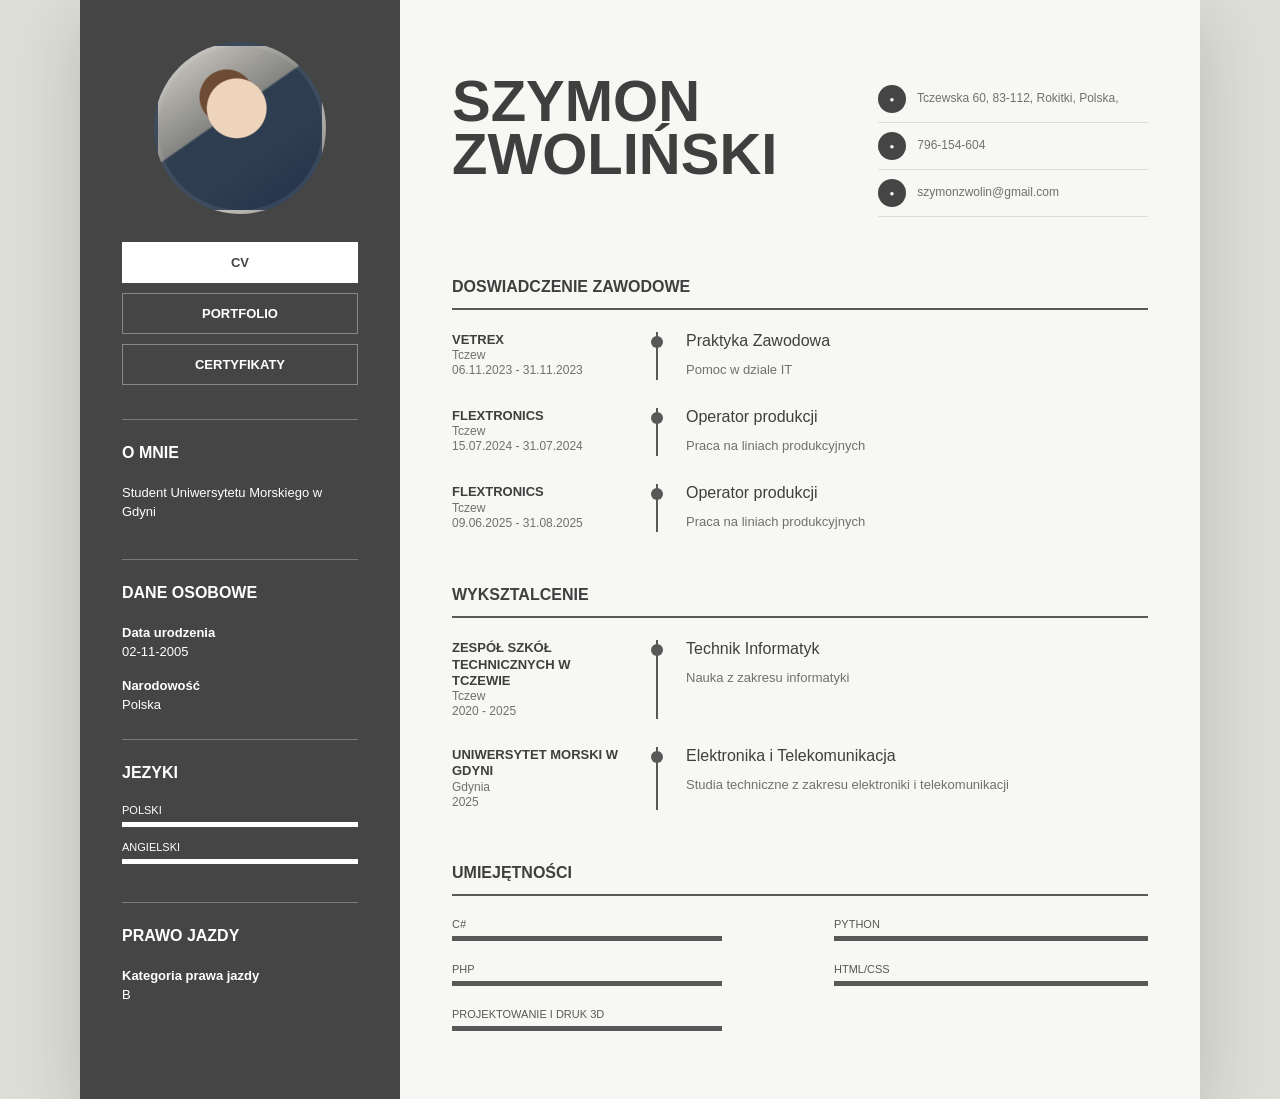
<file: index.html>
<!doctype html>
<html lang="pl">
<head>
  <meta charset="utf-8">
  <meta name="viewport" content="width=device-width, initial-scale=1">
  <title>Szymon Zwoliński - CV</title>
  <link rel="stylesheet" href="style.css">
</head>
<body>
  <main class="page-shell">
    <aside class="sidebar">
      <div class="avatar" aria-label="Miejsce na zdjecie profilowe"></div>

      <nav class="side-nav" aria-label="Nawigacja">
        <a class="nav-button active" href="index.html">CV</a>
        <a class="nav-button" href="portfolio.html">Portfolio</a>
        <a class="nav-button" href="certyfikaty.html">Certyfikaty</a>
      </nav>

      <section class="side-section">
        <h2>O mnie</h2>
        <p>Student Uniwersytetu Morskiego w Gdyni</p>
      </section>

      <section class="side-section">
        <h2>Dane osobowe</h2>
        <dl>
          <dt>Data urodzenia</dt>
          <dd>02-11-2005</dd>
          <dt>Narodowość</dt>
          <dd>Polska</dd>
        </dl>
      </section>

      <section class="side-section">
        <h2>Jezyki</h2>
        <div class="skill-line"><span>Polski</span><i style="width: 100%"></i></div>
        <div class="skill-line"><span>Angielski</span><i style="width: 100%"></i></div>
      </section>

      <section class="side-section">
        <h2>Prawo jazdy</h2>
        <p><strong>Kategoria prawa jazdy</strong><br>B</p>
      </section>
    </aside>

    <section class="content">
      <header class="hero">
        <h1>
          Szymon<br>Zwoliński</h1>
        <ul class="contact">
          <li><span>●</span> Tczewska 60, 83-112, Rokitki, Polska, </li>
          <li><span>●</span> 796-154-604</li>
          <li><span>●</span> szymonzwolin@gmail.com</li>
        </ul>
      </header>

      <section class="main-section">
        <h2>Doswiadczenie zawodowe</h2>
        <div class="timeline">
          <article class="timeline-item">
            <div class="timeline-date">
              <strong>Vetrex</strong>
              <span>Tczew</span>
              <span>06.11.2023 - 31.11.2023</span>
            </div>
            <div class="timeline-copy">
              <h3>Praktyka Zawodowa</h3>
              <p>Pomoc w dziale IT</p>
            </div>
          </article>
          <article class="timeline-item">
            <div class="timeline-date">
              <strong>Flextronics</strong>
              <span>Tczew</span>
              <span>15.07.2024 - 31.07.2024</span>
            </div>
            <div class="timeline-copy">
              <h3>Operator produkcji</h3>
              <p>Praca na liniach produkcyjnych</p>
            </div>
          </article>
          <article class="timeline-item">
            <div class="timeline-date">
              <strong>Flextronics</strong>
              <span>Tczew</span>
              <span>09.06.2025 - 31.08.2025</span>
            </div>
            <div class="timeline-copy">
              <h3>Operator produkcji</h3>
              <p>Praca na liniach produkcyjnych</p>
            </div>
          </article>
        </div>
      </section>

      <section class="main-section">
        <h2>Wyksztalcenie</h2>
        <div class="timeline">
          <article class="timeline-item">
            <div class="timeline-date">
              <strong>Zespół Szkół Technicznych w Tczewie</strong>
              <span>Tczew</span>
              <span>2020 - 2025</span>
            </div>
            <div class="timeline-copy">
              <h3>Technik Informatyk</h3>
              <p>Nauka z zakresu informatyki</p>
            </div>
          </article>
          <article class="timeline-item">
            <div class="timeline-date">
              <strong>Uniwersytet Morski w Gdyni</strong>
              <span>Gdynia</span>
              <span>2025</span>
            </div>
            <div class="timeline-copy">
              <h3>Elektronika i Telekomunikacja</h3>
              <p>Studia techniczne z zakresu elektroniki i telekomunikacji</p>
            </div>
          </article>
        </div>
      </section>

      <section class="main-section">
        <h2>Umiejętności</h2>
        <div class="skills-grid">
          <div class="skill-line dark"><span>C#</span><i style="width: 86%"></i></div>
          <div class="skill-line dark"><span>Python</span><i style="width: 100%"></i></div>
          <div class="skill-line dark"><span>PHP</span><i style="width: 86%"></i></div>
          <div class="skill-line dark"><span>HTML/CSS</span><i style="width: 100%"></i></div>
          <div class="skill-line dark"><span>Projektowanie i druk 3D</span><i style="width: 86%"></i></div>
        </div>
      </section>
    </section>
  </main>
</body>
</html>
</file>
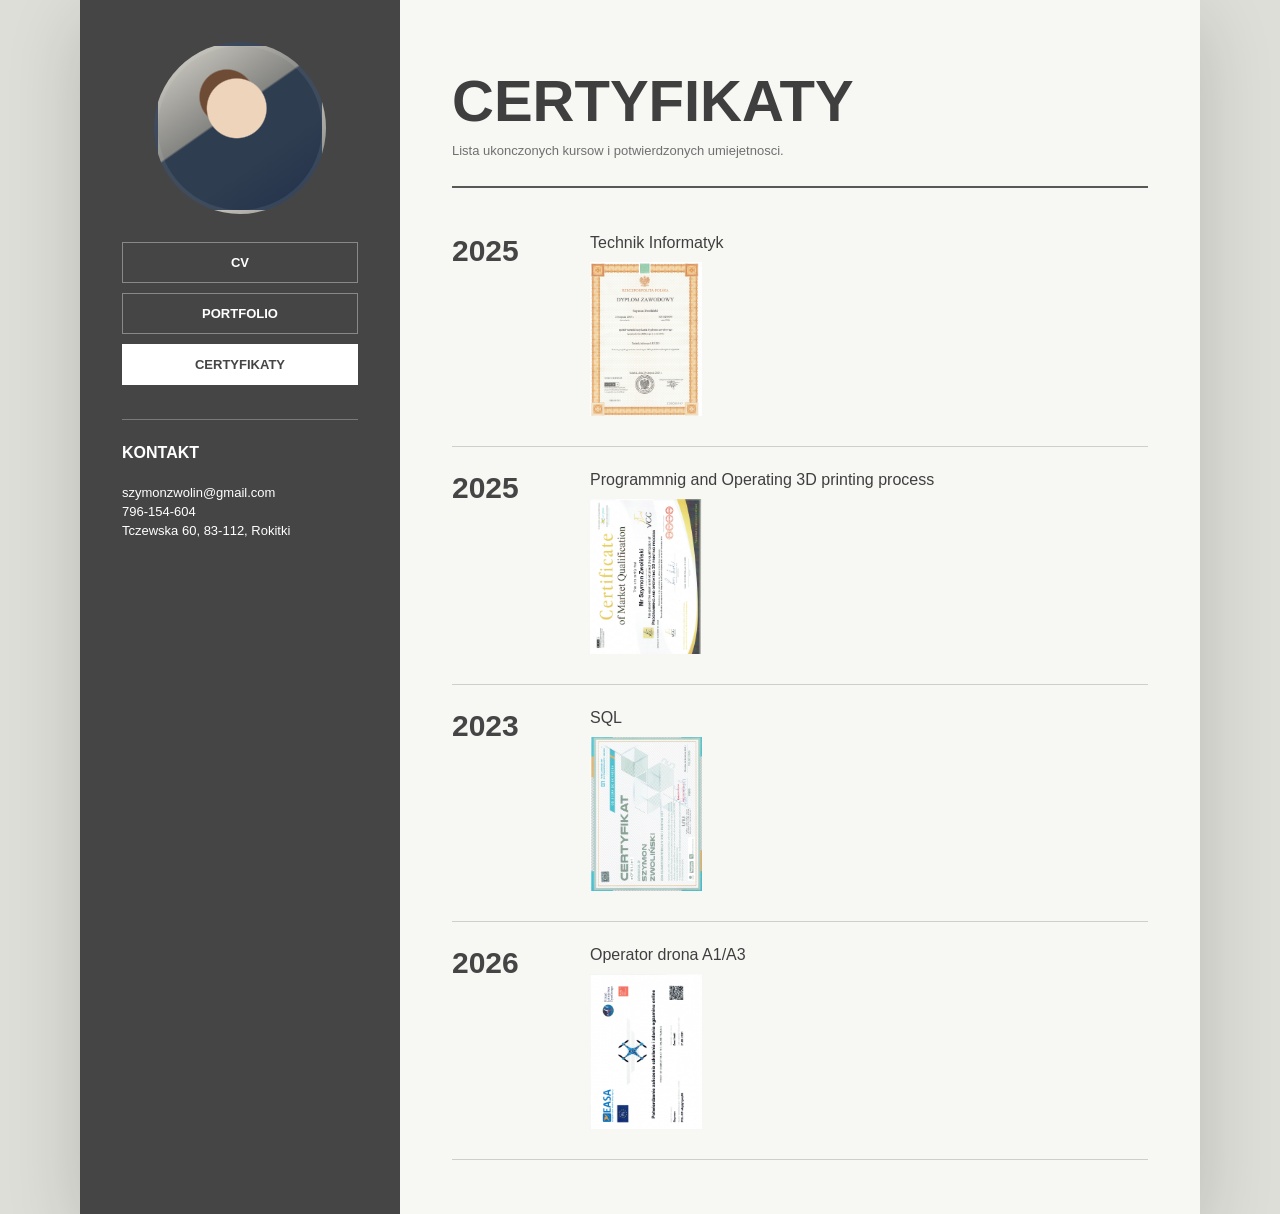
<file: certyfikaty.html>
<!doctype html>
<html lang="pl">
<head>
  <meta charset="utf-8">
  <meta name="viewport" content="width=device-width, initial-scale=1">
  <title>Certyfikaty - Szymon Zwolinski</title>
  <link rel="stylesheet" href="style.css">
</head>
<body>
  <main class="page-shell compact-page">
    <aside class="sidebar">
      <div class="avatar" aria-label="Miejsce na zdjecie profilowe"></div>
      <nav class="side-nav" aria-label="Nawigacja">
        <a class="nav-button" href="index.html">CV</a>
        <a class="nav-button" href="portfolio.html">Portfolio</a>
        <a class="nav-button active" href="certyfikaty.html">Certyfikaty</a>
      </nav>
      <section class="side-section">
        <h2>Kontakt</h2>
        <p>szymonzwolin@gmail.com<br>796-154-604<br>Tczewska 60, 83-112, Rokitki</p>
      </section>
    </aside>

    <section class="content">
      <header class="subpage-header">
        <h1>Certyfikaty</h1>
        <p>Lista ukonczonych kursow i potwierdzonych umiejetnosci.</p>
      </header>

      <section class="certificate-list">
        <article>
          <time>2025</time>
          <div>
            <h2>Technik Informatyk</h2>
            <p><a href="inf.jpeg" target="_blank"><img src="inf.jpeg" alt="Certyfikat Technik Informatyk" height="20%" width="20%"></a></p>
          </div>
        </article>
        <article>
          <time>2025</time>
          <div>
            <h2>Programmnig and Operating 3D printing process</h2>
            <p><a href="3D.jpeg" target="_blank"><img src="3D.jpeg" alt="Certyfikat Programming and Operating 3D Printing Process" height="20%" width="20%"></a></p>
          </div>
        </article>
        <article>
          <time>2023</time>
          <div>
            <h2>SQL </h2>
            <p><a href="sql.jpeg" target="_blank"><img src="sql.jpeg" alt="Certyfikat SQL" height="20%" width="20%"></a></p>
          </div>
        </article>
        <article>
          <time>2026</time>
          <div>
            <h2>Operator drona A1/A3 </h2>
            <p><a href="dron.jpeg" target="_blank"><img src="dron.jpeg" alt="Certyfikat Operator drona A1/A3" height="20%" width="20%"></a></p>
          </div>
        </article>
      </section>
    </section>
  </main>
</body>
</html>
</file>
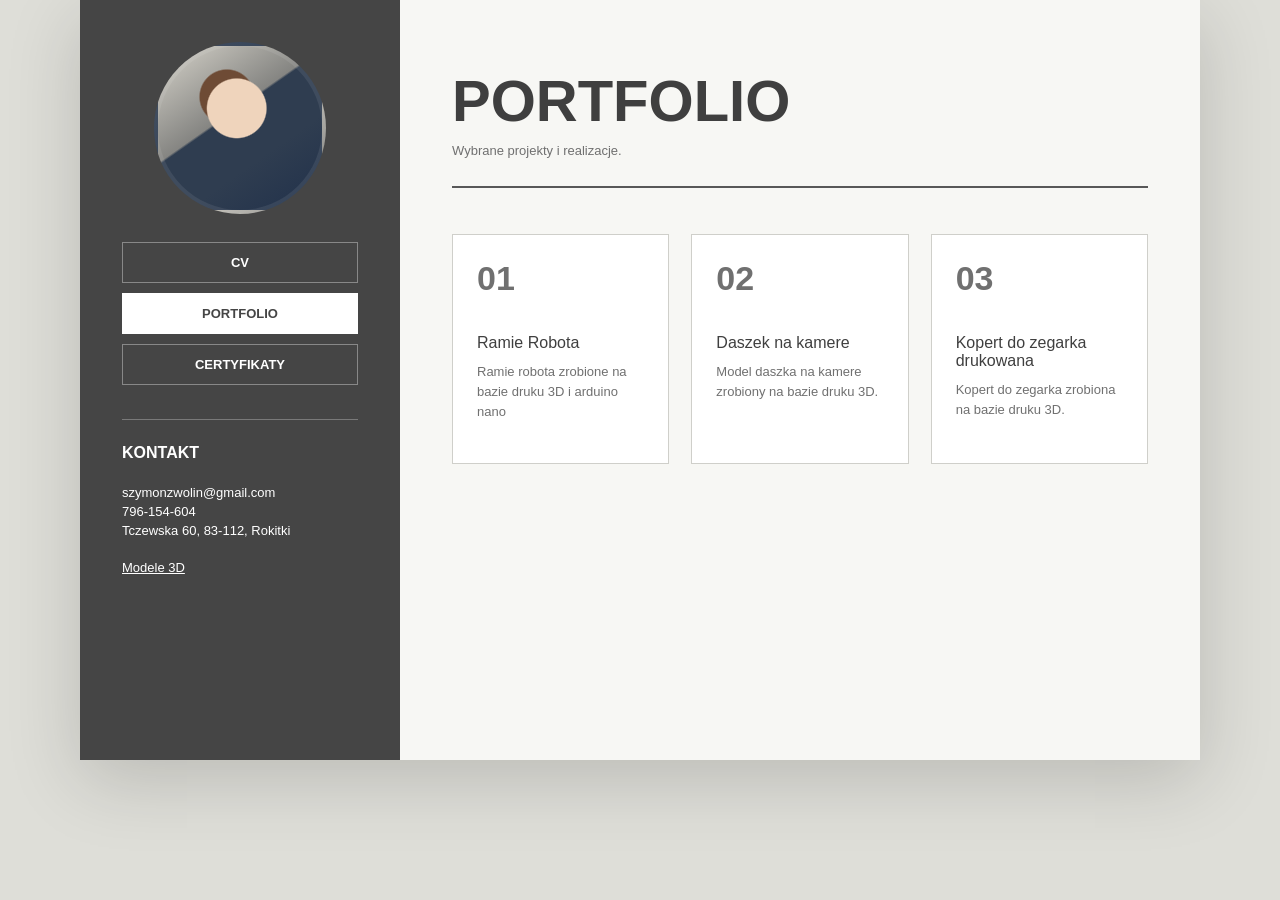
<file: portfolio.html>
<!doctype html>
<html lang="pl">
<head>
  <meta charset="utf-8">
  <meta name="viewport" content="width=device-width, initial-scale=1">
  <title>Portfolio - Szymon Zwolinski</title>
  <link rel="stylesheet" href="style.css">
</head>
<body>
  <main class="page-shell compact-page">
    <aside class="sidebar">
      <div class="avatar" aria-label="Miejsce na zdjecie profilowe"></div>
      <nav class="side-nav" aria-label="Nawigacja">
        <a class="nav-button" href="index.html">CV</a>
        <a class="nav-button active" href="portfolio.html">Portfolio</a>
        <a class="nav-button" href="certyfikaty.html">Certyfikaty</a>
      </nav>
      <section class="side-section">
        <h2>Kontakt</h2>
        <p>szymonzwolin@gmail.com<br>796-154-604<br>Tczewska 60, 83-112, Rokitki<br><br><a href="https://www.printables.com/@SzymonZwolin_2869962/models" target="_blank" style="color: white;">Modele 3D</a></p>
      </section>
    </aside>

    <section class="content">
      <header class="subpage-header">
        <h1>Portfolio</h1>
        <p>Wybrane projekty i realizacje.</p>
      </header>

      <section class="project-grid">
        <article class="project-card">
          <span>01</span>
          <h2>Ramie Robota</h2>
          <p>Ramie robota zrobione na bazie druku 3D i arduino nano </p>
        </article>
        <article class="project-card">
          <span>02</span>
          <h2>Daszek na kamere</h2>
          <p>Model daszka na kamere zrobiony na bazie druku 3D.</p>
        </article>
        <article class="project-card">
          <span>03</span>
          <h2>Kopert do zegarka drukowana</h2>
          <p>Kopert do zegarka zrobiona na bazie druku 3D.</p>
        </article>
      </section>
    </section>
  </main>
</body>
</html>
</file>
<file: style.css>
:root {
  --ink: #3f3f3f;
  --muted: #707070;
  --paper: #f7f7f4;
  --panel: #454545;
  --line: #585858;
  --white: #ffffff;
}

* {
  box-sizing: border-box;
}

body {
  margin: 0;
  min-height: 100vh;
  background: #deded8;
  color: var(--ink);
  font-family: Arial, Helvetica, sans-serif;
  letter-spacing: 0;
}

.page-shell {
  width: min(1120px, 100%);
  min-height: 100vh;
  margin: 0 auto;
  display: grid;
  grid-template-columns: 320px 1fr;
  background: var(--paper);
  box-shadow: 0 20px 70px rgba(0, 0, 0, 0.16);
}

.sidebar {
  background: var(--panel);
  color: var(--white);
  padding: 42px 42px 48px;
}

.avatar {
  width: 172px;
  aspect-ratio: 1;
  margin: 0 auto 28px;
  border-radius: 50%;
  background:
    radial-gradient(circle at 48% 38%, #efd4bc 0 22%, transparent 23%),
    radial-gradient(circle at 42% 31%, #6e4b35 0 18%, transparent 19%),
    linear-gradient(145deg, #d7d4cb, #858582 42%, #2f3d50 43% 66%, #21314b);
  border: 4px solid rgba(255, 255, 255, 0.08);
}

.side-nav {
  display: grid;
  gap: 10px;
  margin-bottom: 34px;
}

.nav-button {
  display: block;
  padding: 12px 14px;
  border: 1px solid rgba(255, 255, 255, 0.36);
  color: var(--white);
  text-decoration: none;
  text-transform: uppercase;
  font-weight: 700;
  font-size: 13px;
  text-align: center;
  transition: background 160ms ease, color 160ms ease;
}

.nav-button:hover,
.nav-button.active {
  background: var(--white);
  color: var(--panel);
}

.side-section {
  padding: 24px 0;
  border-top: 1px solid rgba(255, 255, 255, 0.28);
}

.side-section h2,
.main-section h2 {
  margin: 0 0 22px;
  text-transform: uppercase;
  font-size: 16px;
  font-weight: 800;
  letter-spacing: 0;
}

.side-section p,
.side-section dd,
.side-section dt {
  font-size: 13px;
  line-height: 1.45;
}

dl {
  margin: 0;
}

dt {
  margin-top: 16px;
  font-weight: 700;
}

dd {
  margin: 0;
}

.skill-line {
  display: grid;
  gap: 6px;
  margin-bottom: 14px;
  text-transform: uppercase;
  font-size: 11px;
}

.skill-line i {
  display: block;
  height: 5px;
  background: currentColor;
}

.skill-line.dark {
  color: var(--line);
}

.content {
  padding: 74px 52px 54px;
}

.hero {
  min-height: 150px;
  display: flex;
  align-items: flex-start;
  justify-content: space-between;
  gap: 32px;
  margin-bottom: 28px;
}

h1 {
  margin: 0;
  color: #3f3f3f;
  text-transform: uppercase;
  font-size: clamp(42px, 6vw, 58px);
  line-height: 0.92;
  font-weight: 900;
}

.contact {
  min-width: 270px;
  margin: 2px 0 0;
  padding: 0;
  list-style: none;
  font-size: 12px;
  color: var(--muted);
}

.contact li {
  padding: 9px 0;
  border-bottom: 1px solid #deded8;
}

.contact span {
  display: inline-grid;
  width: 28px;
  height: 28px;
  margin-right: 8px;
  place-items: center;
  border-radius: 50%;
  background: var(--panel);
  color: var(--white);
  font-size: 8px;
}

.main-section {
  margin-top: 54px;
}

.main-section > h2 {
  padding-bottom: 12px;
  border-bottom: 2px solid var(--line);
}

.timeline {
  display: grid;
  gap: 28px;
}

.timeline-item {
  display: grid;
  grid-template-columns: 170px 1fr;
  gap: 34px;
}

.timeline-date {
  font-size: 12px;
  line-height: 1.25;
  color: var(--muted);
}

.timeline-date strong {
  display: block;
  color: var(--ink);
  text-transform: uppercase;
  font-size: 13px;
}

.timeline-date span {
  display: block;
}

.timeline-copy {
  position: relative;
  padding-left: 28px;
  border-left: 2px solid var(--line);
}

.timeline-copy::before {
  content: "";
  position: absolute;
  left: -7px;
  top: 4px;
  width: 12px;
  aspect-ratio: 1;
  border-radius: 50%;
  background: var(--line);
}

.timeline-copy h3,
.project-card h2,
.certificate-list h2 {
  margin: 0 0 10px;
  font-size: 16px;
  font-weight: 500;
}

.timeline-copy p,
.project-card p,
.certificate-list p,
.subpage-header p {
  margin: 0;
  color: var(--muted);
  font-size: 13px;
  line-height: 1.55;
}

.skills-grid {
  display: grid;
  grid-template-columns: repeat(2, minmax(0, 1fr));
  gap: 8px 68px;
}

.compact-page {
  min-height: 760px;
}

.subpage-header {
  margin-bottom: 46px;
  padding-bottom: 24px;
  border-bottom: 2px solid var(--line);
}

.subpage-header h1 {
  margin-bottom: 14px;
}

.project-grid {
  display: grid;
  grid-template-columns: repeat(3, minmax(0, 1fr));
  gap: 22px;
}

.project-card {
  min-height: 230px;
  padding: 24px;
  border: 1px solid #cfcfca;
  background: #ffffff;
}

.project-card span {
  display: block;
  margin-bottom: 36px;
  color: var(--muted);
  font-size: 34px;
  font-weight: 900;
}

.certificate-list {
  display: grid;
  gap: 24px;
}

.certificate-list article {
  display: grid;
  grid-template-columns: 110px 1fr;
  gap: 28px;
  padding-bottom: 24px;
  border-bottom: 1px solid #cfcfca;
}

.certificate-list time {
  color: var(--panel);
  font-size: 30px;
  font-weight: 900;
}

@media (max-width: 850px) {
  .page-shell {
    grid-template-columns: 1fr;
  }

  .sidebar {
    padding: 34px 26px;
  }

  .side-nav {
    grid-template-columns: repeat(3, minmax(0, 1fr));
  }

  .content {
    padding: 40px 26px;
  }

  .hero {
    display: grid;
  }

  .timeline-item,
  .certificate-list article {
    grid-template-columns: 1fr;
    gap: 12px;
  }

  .project-grid,
  .skills-grid {
    grid-template-columns: 1fr;
  }
}

@media (max-width: 520px) {
  .side-nav {
    grid-template-columns: 1fr;
  }

  .contact {
    min-width: 0;
  }
}
</file>
